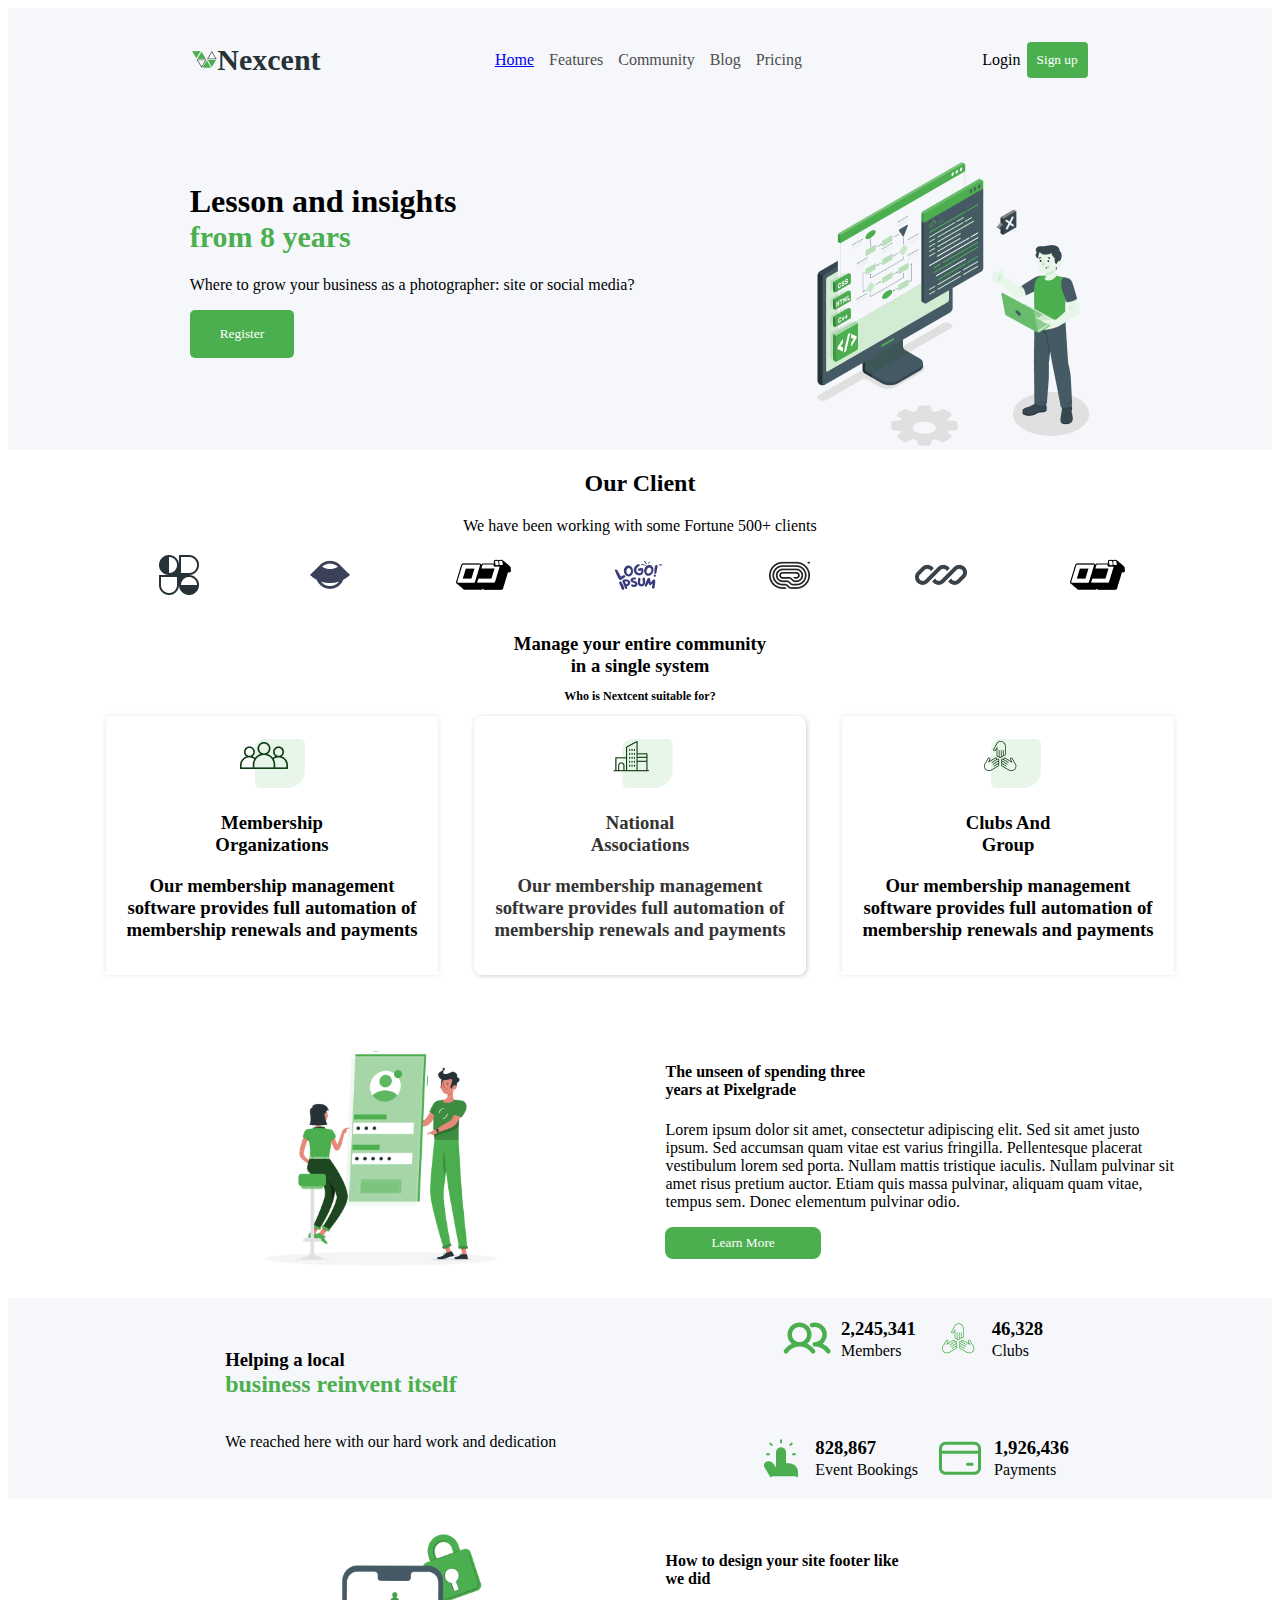
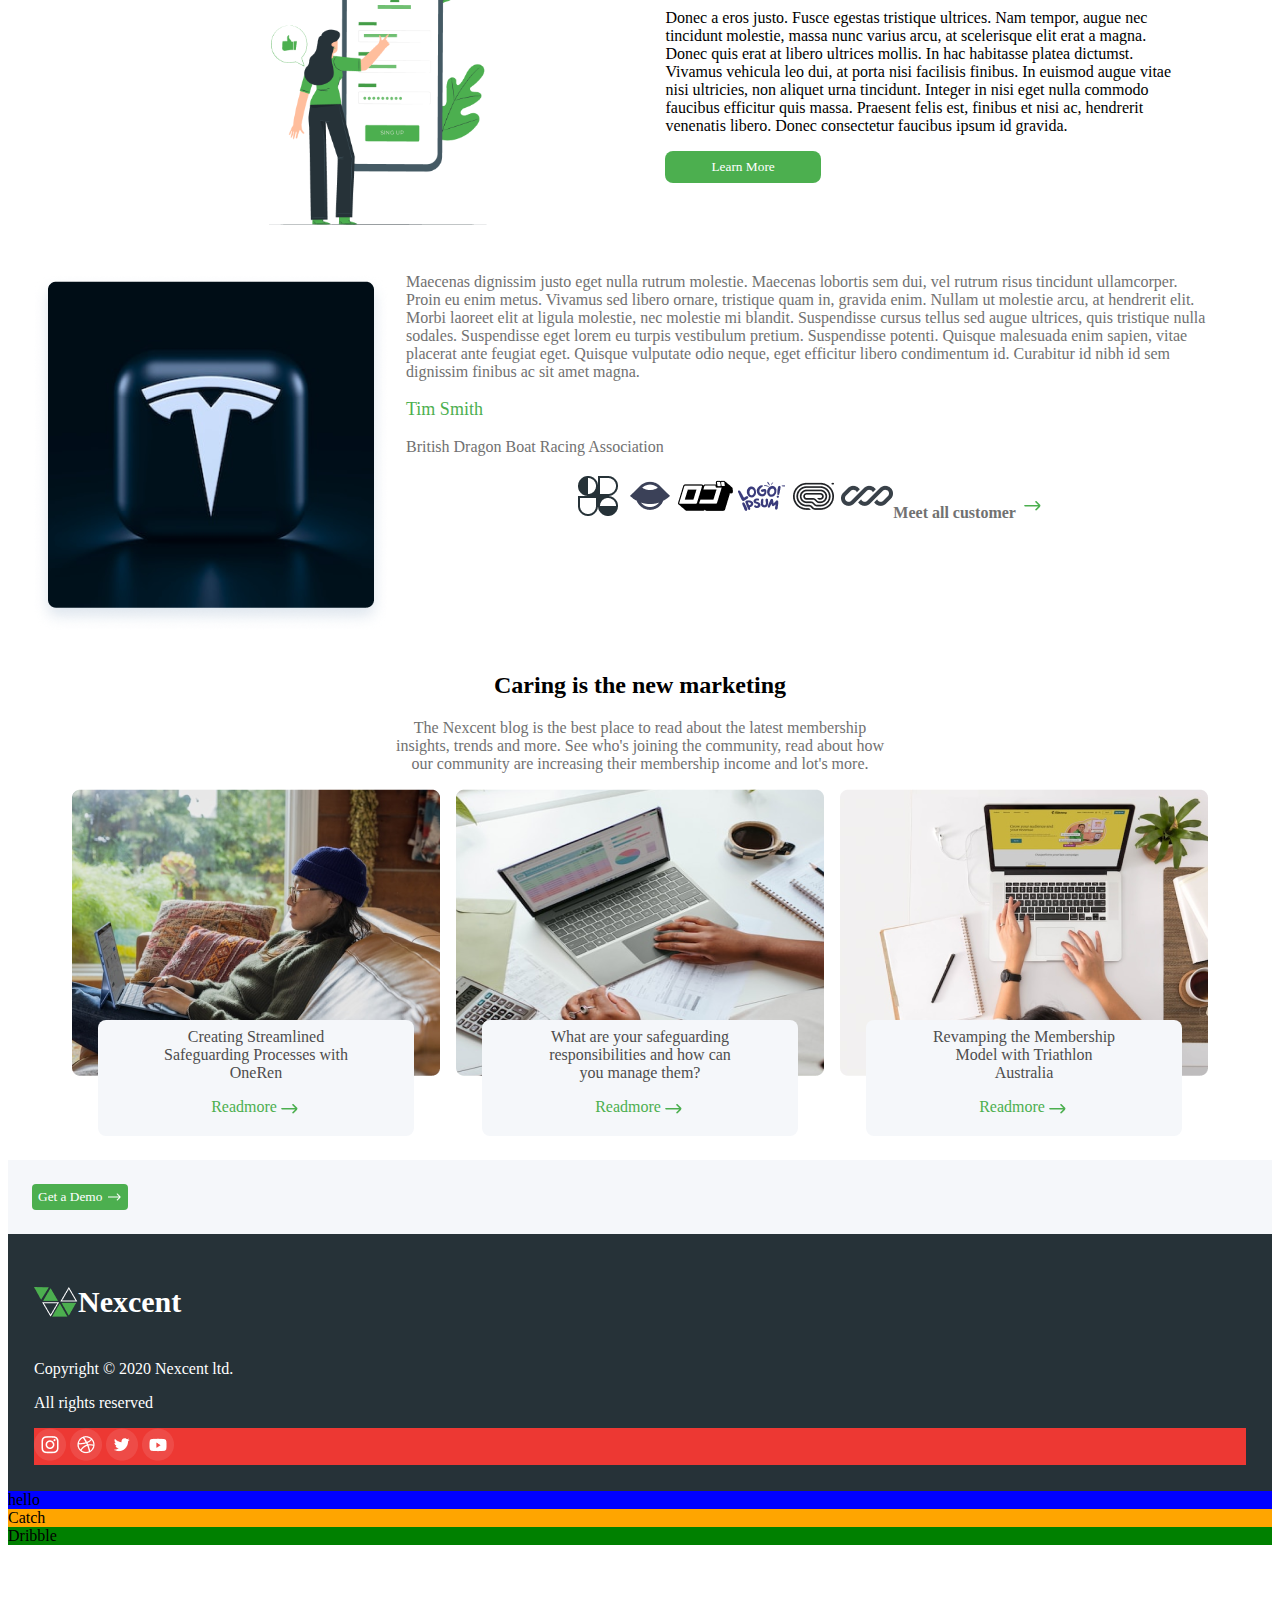
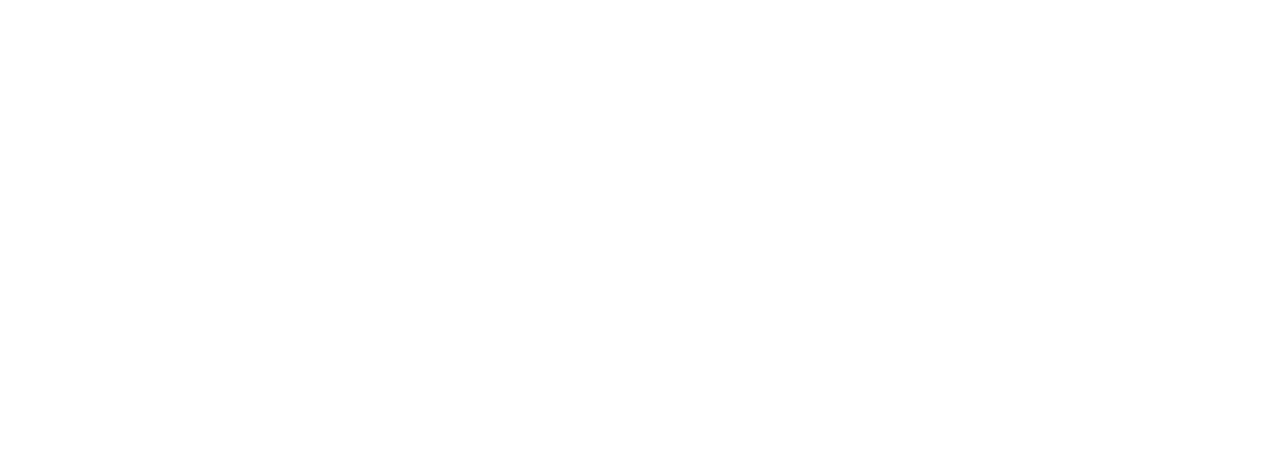
<file: mavericks/index.html>
<!DOCTYPE html>
<html lang="en">
<head>
    <meta charset="UTF-8">
    <title>Mavericks</title>
    <style>
        /*.img_logo{*/
        /*    display: flex;*/
        /*    justify-content: space-between;*/
        /*}*/
        /*.eight-years{*/
        /*    color: green;*/
        /*  }*/
        /*.register{*/
        /*    background-color: green;*/
        /*    border: none;*/
        /*    color: white;*/
        /*    padding: 8px;*/
        /*    border-radius: 4px;*/
        /*    cursor: pointer;*/
        /*}*/

    </style>

    <link rel="stylesheet" href="style.css"/>
    <link rel="preconnect" href="https://fonts.googleapis.com">
    <link rel="preconnect" href="https://fonts.gstatic.com" crossorigin>
    <link href="https://fonts.googleapis.com/css2?family=IBM+Plex+Sans:ital,wght@0,100;0,200;0,300;0,400;0,500;0,600;0,700;1,100;1,200;1,300;1,400;1,500;1,600;1,700&display=swap" rel="stylesheet">

    <style>
        *{
            font-family: IBM Plex sans-serif;
        }

        body{
            padding-bottom: 500px;
        }
    </style>

</head>
<body>

    <div class="main-container">
        <div class="nav">
            <div class="img_logo">
                <img src="/mavericks/asset/Icon.png" alt="logo">
                <h2 style="color: #263238; font-size: 30px">Nexcent</h2>
            </div>

            <div class="mid-section">
                <a href="https://semicolon.africa/" target="_blank"><p>Home</p></a>

                <p>Features</p>
                <p>Community</p>
                <p>Blog</p>
                <p>Pricing</p>
            </div>

            <div style="display: flex; align-content: center">
                <button style="background: none; font-size: 16px; border: none ">Login</button>
                <button style="border: none; background: #4caf4f; color: white; padding: 10px; border-radius: 4px">Sign up</button>
            </div>

        </div>

        <div class="hero-section">
            <div><h1>Lesson and insights <span>from 8 years</span></h1>

                <p>Where to grow your business as a photographer: site or social media?</p>
                <button class="register">Register</button></div>
            <div>
                <img src="/mavericks/asset/Illustration.png" alt="Illustration">
            </div>
        </div>

        <div class="client">
            <div class="client-text">
                <h2>Our Client</h2>
                <p>We have been working with some Fortune 500+ clients</p>
            </div>

            <div class="client-img">
                <img src="asset/Logo.png">
                <img src="asset/Logo%20(1).png">
                <img src="asset/Logo%20(2).png">
                <img src="asset/Logo%20(3).png">
                <img src="asset/Logo%20(4).png">
                <img src="asset/Logo%20(5).png">
                <img src="asset/Logo%20(6).png">
            </div>

        </div>

        <div class="manage-community">
            <h3>Manage your entire community <span> in a single system</span>
            <p style="text-align: center; font-size: 12px">Who is Nextcent suitable for?</p>
            <div class="manage-community-container">
                <div style="padding: 16px; width: 300px; text-align: center; box-shadow: 0px 0px 5px rgba(0, 0, 0, 0.1);">
                    <img src="asset/community_icon.png">
                    <p>Membership<br>Organizations</p>
                    <p>
                        Our membership management software provides full automation of membership renewals and payments
                    </p>
                </div>
                <div class="one" style="padding: 16px; width: 300px; text-align: center; padding: 16px; box-shadow: 1px 1px 5px rgba(0, 0, 0, 0.2);">
                    <img src="asset/community_icon2.png">
                    <p>National <br> Associations</p>
                    <p>
                        Our membership management software provides full automation of membership renewals and payments
                    </p>
                </div>
                <div style="padding: 16px; width: 300px; text-align: center; box-shadow: 0px 0px 5px rgba(0, 0, 0, 0.1);">
                    <img src="asset/community_icon3.png">
                    <p>Clubs And<br> Group</p>
                    <p>Our membership management software provides full automation of membership renewals and payments</p>
                </div>
            </div>

        </div>

    <div class="unseen">
        <div class="unseen-img">
            <img src="asset/rafikiunseen.png">
        </div>
        <div class="unseen-text">
            <h4>
                The unseen of spending three <br>years at Pixelgrade
            </h4>
            <p>
                Lorem ipsum dolor sit amet, consectetur adipiscing elit. Sed sit amet justo ipsum. Sed accumsan quam vitae est varius fringilla. Pellentesque placerat vestibulum lorem sed porta. Nullam mattis tristique iaculis. Nullam pulvinar sit amet risus pretium auctor. Etiam quis massa pulvinar, aliquam quam vitae, tempus sem. Donec elementum pulvinar odio.
            </p>
            <button>Learn More</button>
        </div>
    </div>

    <div class="helping-local">
        <div class="left-div">
            <h3>Helping a local <span>business reinvent itself</span></h3>
            <p>We reached here with our hard work and dedication</p>
        </div>
        <div class="right-div">
            <div class="top-div" style="display: flex;align-items: center; justify-content: center; gap: 16px">
                <div style="display: flex; justify-content: center; align-items: center">
                    <img class="right-div-icon" src="asset/Iconhelper.png">
                    <div style="gap: 16px">
                        <h3 style="margin: 2px">2,245,341</h3>
                        <p style="margin: 2px">Members</p>
                    </div>
                </div>
                <div style="display: flex; justify-content: center; align-items: center">
                    <img class="right-div-icon" src="asset/Iconhelper2.png">
                    <div>
                        <h3 style="margin:2px">46,328</h3>
                        <p style="margin: 2px">Clubs</p>
                    </div>
                </div>
            </div>

            <div class="bottom-div" style="display: flex; align-items: center; justify-content: center">
                <div style="display: flex; justify-content: center; align-items: center">
                    <img class="right-div-icon" src="asset/Iconhelper3.png">
                    <div>
                        <h3 style="margin: 2px">828,867</h3>
                        <p style="margin: 2px">Event Bookings</p>
                    </div>
                </div>
                <div style="display: flex; justify-content: center; align-items: center">
                    <img class="right-div-icon" src="asset/Iconhelper4.png">
                    <div>
                        <h3 style="margin: 2px">1,926,436</h3>
                        <p style="margin: 2px">Payments</p>
                    </div>
                </div>
            </div>
        </div>
    </div>

        <div class="unseen">
            <div class="unseen-img">
                <img src="asset/panadesign_site.png">
            </div>
            <div class="unseen-text">
                <h4>
                    How to design your site footer like <br>we did
                </h4>
                <p>
                    Donec a eros justo. Fusce egestas tristique ultrices. Nam tempor, augue nec tincidunt molestie, massa nunc varius arcu, at scelerisque elit erat a magna. Donec quis erat at libero ultrices mollis. In hac habitasse platea dictumst. Vivamus vehicula leo dui, at porta nisi facilisis finibus. In euismod augue vitae nisi ultricies, non aliquet urna tincidunt. Integer in nisi eget nulla commodo faucibus efficitur quis massa. Praesent felis est, finibus et nisi ac, hendrerit venenatis libero. Donec consectetur faucibus ipsum id gravida.
                </p>
                <button>Learn More</button>
            </div>
        </div>


        <div class="tim-smith">
            <div class="tim-smith-img">
                <img src="asset/image 9.png">
            </div>
            <div class="tim-smith-text">
                <div>
                    Maecenas dignissim justo eget nulla rutrum molestie. Maecenas lobortis sem dui, vel rutrum risus tincidunt ullamcorper. Proin eu enim metus. Vivamus sed libero ornare, tristique quam in, gravida enim. Nullam ut molestie arcu, at hendrerit elit. Morbi laoreet elit at ligula molestie, nec molestie mi blandit. Suspendisse cursus tellus sed augue ultrices, quis tristique nulla sodales. Suspendisse eget lorem eu turpis vestibulum pretium. Suspendisse potenti. Quisque malesuada enim sapien, vitae placerat ante feugiat eget. Quisque vulputate odio neque, eget efficitur libero condimentum id. Curabitur id nibh id sem dignissim finibus ac sit amet magna.
                </div>
                <div>
                    <p style="color: #4caf4f; font-size: 18px">Tim Smith</p>
                    <p>British Dragon Boat Racing Association</p>
                </div>
                <div style="display: flex; justify-content: center">
                    <div class="tim-smith-logo">
                        <img src="asset/Logo.png">
                        <img src="asset/Logo%20(1).png">
                        <img src="asset/Logo%20(2).png">
                        <img src="asset/Logo%20(3).png">
                        <img src="asset/Logo%20(4).png">
                        <img src="asset/Logo%20(5).png">
                    </div>
                    <div style="display: flex; flex-direction: column">
                        <h4>Meet all customer <span><img src="asset/Right.png"></span></h4>
                    </div>
                </div>
            </div>
        </div>

        <div class="marketing">
            <div class="top-marketing-div">
                <h2>Caring is the new marketing</h2>
                <div>
                    The Nexcent blog is the best place to read about the latest membership insights, trends and more. See who's joining the community, read about how our community are increasing their membership income and lot's more.
                </div>
            </div>
            <div class="bottom-marketing-div">
                <div class="marketing-img" >
                    <img src="asset/image%2018.png">
                    <div style="align-items: center; justify-content: center; display: flex">
                        <div style="margin-top: -60px; padding: 8px; align-items: center; justify-content: center; height: 100px" class="marketing-img-box">
                            <div class="marketing-img-box-text">
                                <p>Creating Streamlined</p>
                                <p>Safeguarding Processes with</p>
                                <p>OneRen</p>
                            </div>
                            <div style="display: flex; justify-content: center; padding: 16px;">
                                <div style="color: #4caf4f">
                                    Readmore
                                </div>
                                <div style="margin-bottom: 8px">
                                    <img class="right-arrow" src="asset/Right.png">
                                </div>
                            </div>
                        </div>
                    </div>
                </div>
                <div class="marketing-img" >
                    <img src="asset/image%2019.png">
                    <div style="align-items: center; justify-content: center; display: flex">
                        <div style="margin-top: -60px; padding: 8px; align-items: center; justify-content: center; height: 100px" class="marketing-img-box">
                            <div class="marketing-img-box-text">
                                <p>What are your safeguarding</p>
                                <p>responsibilities and how can</p>
                                <p>you manage them?</p>
                            </div>
                            <div style="display: flex; justify-content: center; padding: 16px;">
                                <div style="color: #4caf4f">
                                    Readmore
                                </div>
                                <div style="margin-bottom: 8px">
                                    <img class="right-arrow" src="asset/Right.png">
                                </div>
                            </div>
                        </div>
                    </div>
                </div>
                <div class="marketing-img" >
                    <img src="asset/image%2020.png">
                    <div style="align-items: center; justify-content: center; display: flex">
                        <div style="margin-top: -60px; padding: 8px; align-items: center; justify-content: center; height: 100px" class="marketing-img-box">
                            <div class="marketing-img-box-text">
                                <p>Revamping the Membership</p>
                                <p>Model with Triathlon</p>
                                <p>Australia</p>
                            </div>
                            <div style="display: flex; justify-content: center; padding: 16px;">
                                <div style="color: #4caf4f">
                                    Readmore
                                </div>
                                <div style="margin-bottom: 8px">
                                    <img class="right-arrow" src="asset/Right.png">
                                </div>
                            </div>
                        </div>
                    </div>
                </div>
            </div>
        </div>

        <footer>
            <div class="footer-btn">
                <button>Get a Demo <span><img class="right-arrow" src="asset/Rightwhite.png"></span></button>
            </div>
            <div style="background-color: #263238" style="display: flex; flex-direction: column">
            <div class="footer-left-div" >
                <div class="img_logo">
                    <img src="/mavericks/asset/Iconfooter-icon.png" alt="logo">
                    <h2 style="color: #ffffff; font-size: 30px">Nexcent</h2>
                </div>
                <div style="color: white">
                    <p>Copyright © 2020 Nexcent ltd.</p>
                    <p>All rights reserved</p>
                    <div class="footer-link">
                        <a href="http://www.instagram" target="_blank"><img src="asset/Social%20Icons.png"></a>
                        <a href="#"><img src="asset/Social%20IconsfootIcon2.png"></a>
                        <a href="http://www.twitter.com" target="_blank"><img src="asset/Social%20IconsfooterIcon3.png"></a>
                        <a href="http://www.youtube.com" target="_blank"><img src="asset/Social%20IconsfooterIcon4.png"></a>
                    </div>
                </div>
            </div>
            <div class="footer-right-div">
                <div class="Company" style="background-color: blue">
            hello
                </div>
                <div class="Support" style="background-color: orange">
                Catch
                </div>
                <div class="Stay up to date" style="background-color: green">
                Dribble
                </div>
            </div>
            </div>
        </footer>

<!--                <div class="foot">-->
<!--            <div style="background: #717171">-->
<!--                <img src="/mavericks/asset/Iconfooter-icon.png" alt="logo">-->
<!--                <h2 style="color: #ffffff; font-size: 30px">Nexcent</h2>-->
<!--            </div>-->
<!--            <div>-->
<!--                two-->
<!--            </div>-->
<!--            <div style="background: #717171">-->
<!--                three-->
<!--            </div>-->
<!--            <div>-->
<!--                four-->
<!--            </div>-->
<!--        </div>-->


    </div>
</body>
</html>
</file>
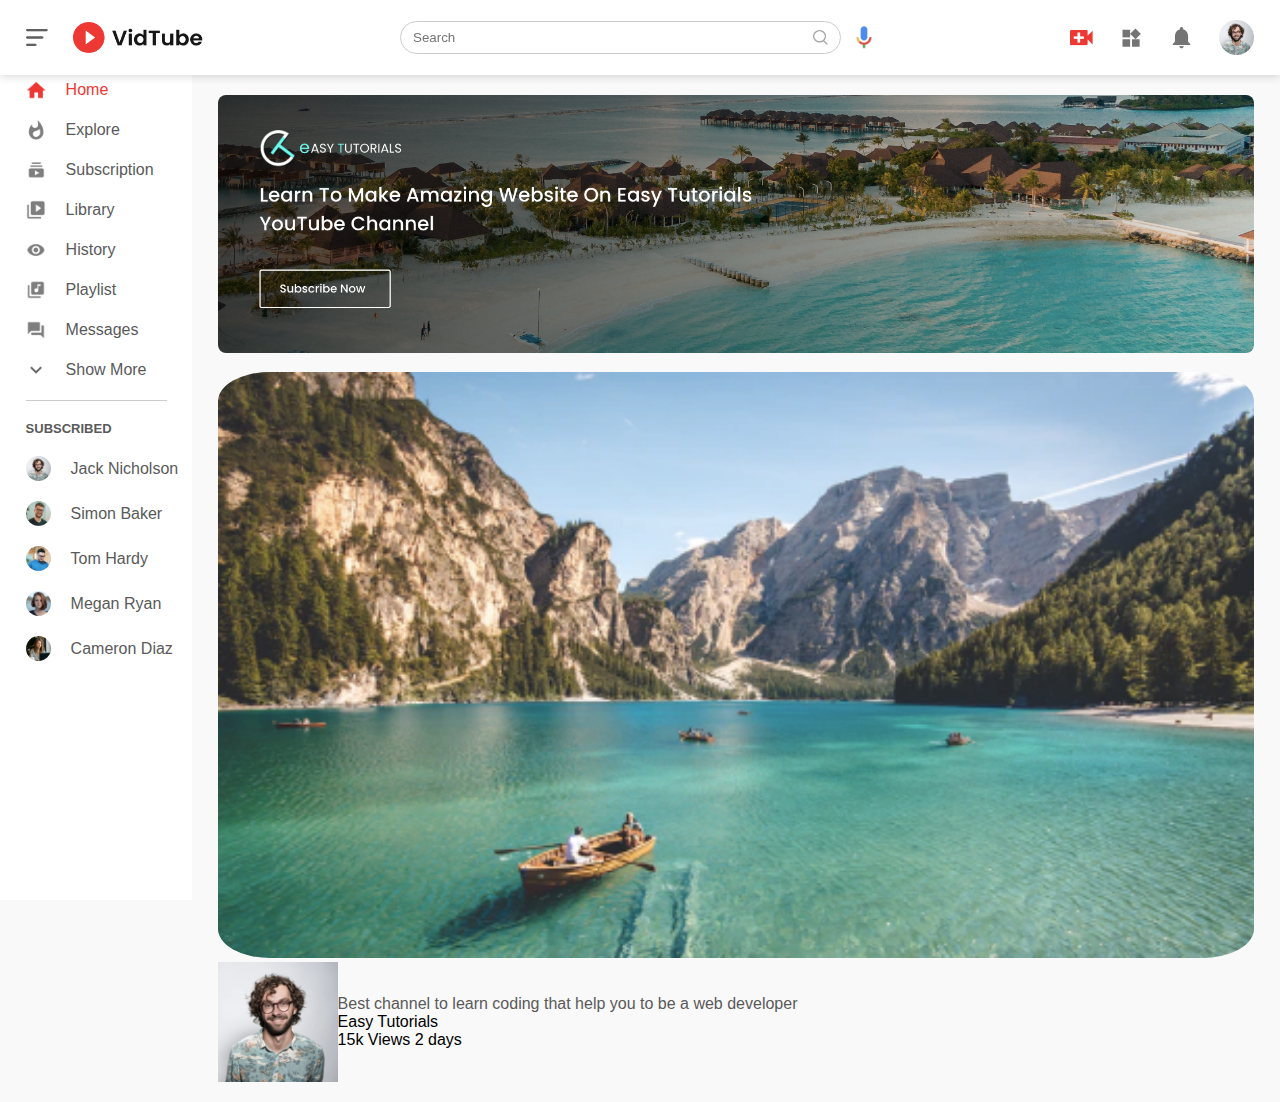
<file: youTube/index.html>
<!DOCTYPE html>
<html lang="en">
<head>
    <meta charset="UTF-8">
    <title>MyYouTube</title>
    <link rel="stylesheet" href="style.css">
</head>
<body>

    <nav class="flex-div">
        <div class="nav-left flex-div">
            <img src="images/menu.png" class="menu-icon">
            <img src="images/logo.png" class="logo">
        </div>
        <div class="nav-middle flex-div">
            <div class="search-box flex-div">
                <input type="text" placeholder="Search">
                <img src="images/search.png">
            </div>
            <img src="images/voice-search.png" class="mic-icon">


        </div>
        <div class="nav-right flex-div">
            <img src="images/upload.png">
            <img src="images/more.png">
            <img src="images/notification.png">
            <img src="images/Jack.png" class="user-icon">
        </div>
    </nav>

    <!----------------- sidebar ------------>
    <div class="sidebar">
        <div class="shortcut-links">
            <a href=""><img src="images/home.png"><p>Home</p></a>
            <a href=""><img src="images/explore.png"><p>Explore</p></a>
            <a href=""><img src="images/subscriprion.png"><p>Subscription</p></a>
            <a href=""><img src="images/library.png"><p>Library</p></a>
            <a href=""><img src="images/history.png"><p>History</p></a>
            <a href=""><img src="images/playlist.png"><p>Playlist</p></a>
            <a href=""><img src="images/messages.png"><p>Messages</p></a>
            <a href=""><img src="images/show-more.png"><p>Show More</p></a>
            <hr>
        </div>
        <div class="subscribed-list">
            <h3>SUBSCRIBED</h3>
            <a href=""><img src="images/Jack.png"><p>Jack Nicholson</p></a>
            <a href=""><img src="images/simon.png"><p>Simon Baker</p></a>
            <a href=""><img src="images/tom.png"><p>Tom Hardy</p></a>
            <a href=""><img src="images/megan.png"><p>Megan Ryan</p></a>
            <a href=""><img src="images/cameron.png"><p>Cameron Diaz</p></a>
        </div>

    </div>

    <!------------ main -------------->

    <div class="container">
        <div class="banner">
            <img src="images/banner.png">
        </div>
        <div class="list-container">
            <div class="vid-list">
                <a href="#">
                <img src="images/thumbnail1.png" class="thumbnail">
                </a>
                <div class="flex-div">
                    <img src="images/Jack.png">
                    <div class="vid-info">
                        <a href="">Best channel to learn coding that help you to be a web developer</a>
                        <p>Easy Tutorials</p>
                        <p>15k Views  2 days</p>
                    </div>
                </div>
            </div>
        </div>


    </div>


    <script src="script.js"></script>
</body>
</html>
</file>
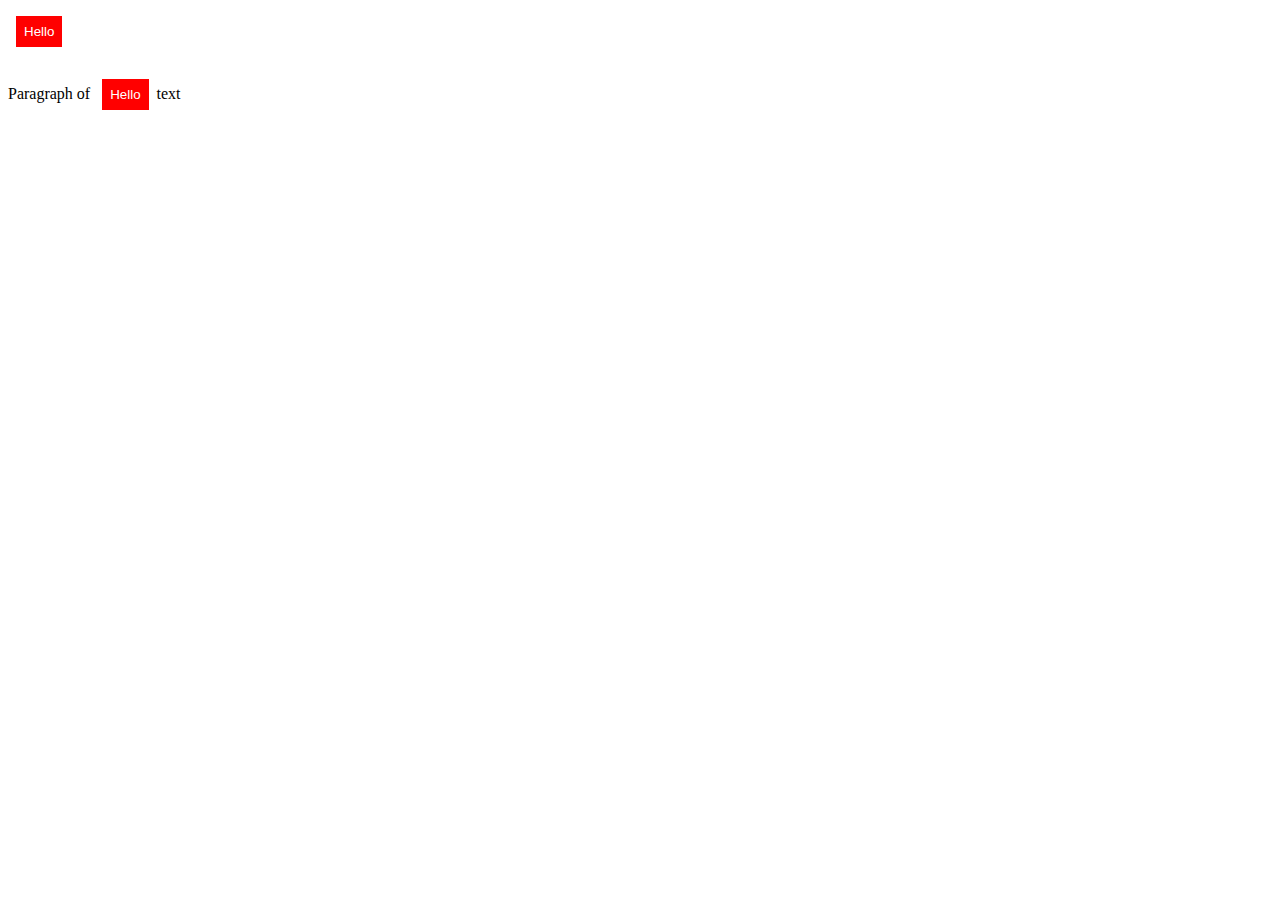
<file: simpleDev/lesson1/index.html>
<!DOCTYPE html>
<html lang="en">
<head>
    <meta charset="UTF-8">
    <title>Title</title>
    <link rel="stylesheet" href="style.css">
</head>
<body>
<button class="red-btn" title="Good job" onclick="alert('hello')">Hello</button>
<p>Paragraph of <button class="red-btn">Hello</button>text</p>
</body>
</html>
</file>
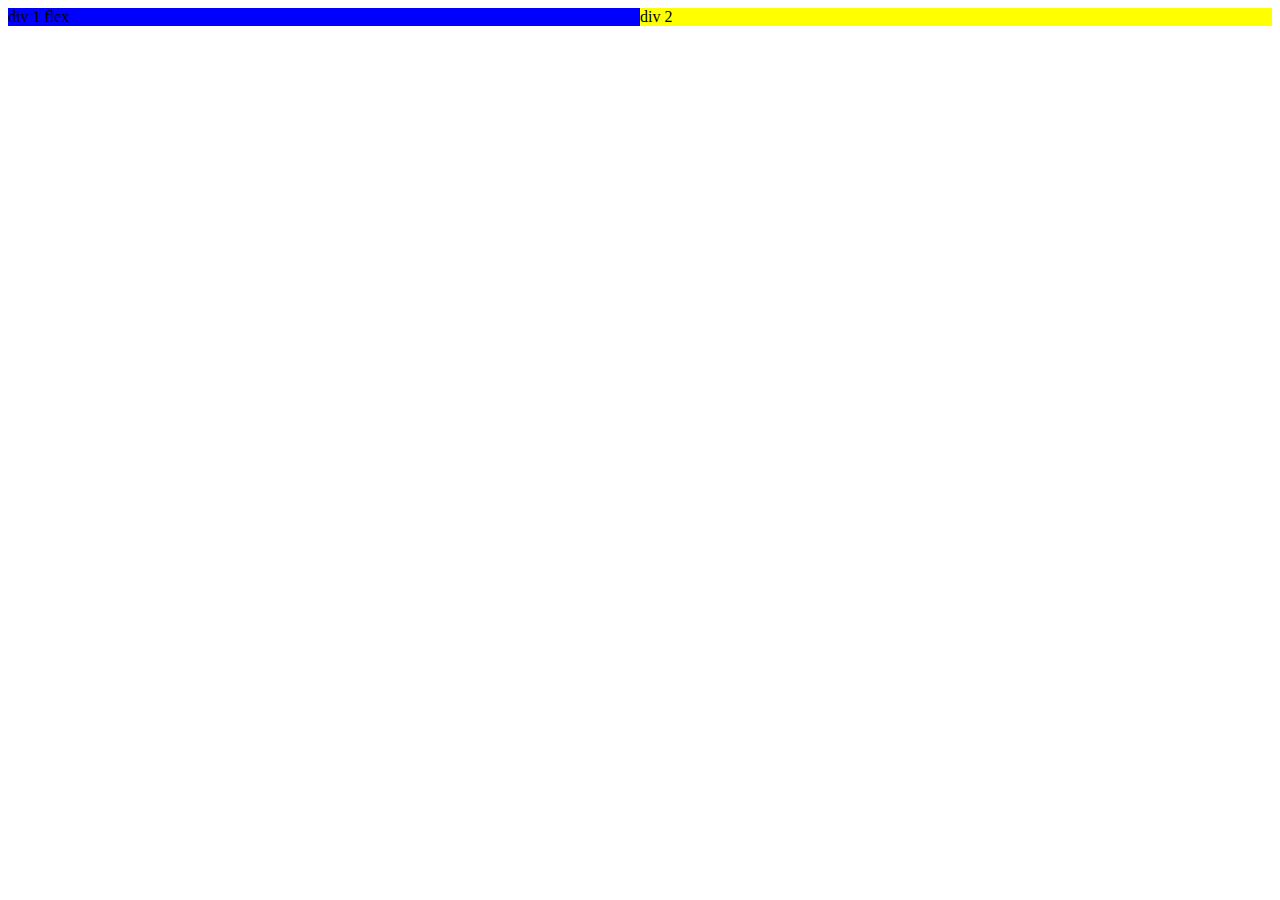
<file: flexPratice.html>
<!DOCTYPE html>
<html lang="en">
<head>
    <meta charset="UTF-8">
    <title>FlexBox Practise</title>
</head>
<body>
    <div style="display: flex">
        <div style="flex: 1; background-color: blue">div 1 flex</div>
        <div style="flex: 1; background-color: yellow">div 2</div>
    </div>

</body>
</html>
</file>
<file: mavericks/style.css>
.nav{
    background-color: #f5f7fa;
    display: flex;
    justify-content: space-evenly;
    padding: 10px;
    align-items: center;
}

.img_logo{
    display: flex;
    align-items: center;

}

.mid-section{
    display: flex;
    gap: 15px;
}

.mid-section > p{
    color: #4d4d4d;
    font-size: 16px;
}

.hero-section{
    background-color: #f5f7fa;
    display: flex;
    justify-content: space-evenly;
    padding-top: 50px;
}

.hero-section > div > h1 > span{
    color: #4caf4f;
    font-weight: bolder;
    font-size: 30px;
    display: block;
}

.register{
    background-color: #4caf4f;
    border-radius: 5px;
    border: none;
    color: #ffffff;
    padding: 16px 30px;
}

.client{
    margin: 0px 96px;
    /*flex-direction: column;*/
    justify-content: space-around;
    /*align-items: center;*/
}

.client > div{
    /*align-items: center;*/
    text-align: center;
}
.client-img{
    display: flex;
    justify-content: space-around;
}


.client-img div{
    background-color: aliceblue;
    display: flex;
    justify-content: space-evenly;
}

.manage-community{
    align-items: center;
    text-align: center;
    padding: 16px 36px;
}

.manage-community > p{
    text-align: center;
}

.manage-community > h3 > span{
    display: block;
}

.manage-community-container{
    display: flex;
    justify-content: center;
    gap: 36px;
}

.manage-community-container > .one{
    box-shadow: 0px 0px 10px rgba(0, 0, 0, 0.5);
    padding: 10px 20px;
    border-radius: 8px;
    border: none;
    color: #333333;
}
.right-arrow{
    margin-top: -2px;
}

.unseen{
    display: flex;
    gap: 40px;
    padding: 16px;
}

.unseen .unseen-img{
    padding: 16px;
    display: flex;
    width: 500px;
    margin-left: 128px;
    justify-content: center;
}

.unseen .unseen-img > img{
    width: 300px;
}

.unseen .unseen-text{
    padding: 16px;
    margin-right: 64px;
    justify-content: center;
    width: 600px;
}

.unseen .unseen-text > button{
    padding: 8px 46px;
    color: white;
    background-color: #4caf4f;
    border: none;
    border-radius: 8px;
}

.helping-local{
    padding: 16px;
    display: flex;
    background-color: #f5f7fa;
    justify-content: space-evenly;
}

.left-div{
    padding: 16px;
    justify-content: center;
    display: flex;
    flex-direction: column;
}
.right-div{
    display: flex;
    gap: 16px;
    flex-direction: column;
    justify-content: space-between;
}

.right-div .top-div{
    justify-content: space-between;
    gap: 16px;
}

.right-div .bottom-div{
    justify-content: space-between;
    gap: 16px;
}

.right-div img{
    align-items: center;
}

.right-div-icon{
    justify-content: center;
    align-items: center;
    margin-right: 8px;
}
.left-div > h3 > span{
    display: block;
    color: #4caf4f;
    font-size: 24px;
}

.tim-smith{
    display: flex;
    gap: 16px;
    padding: 16px 24px;
}

.tim-smith-text{
    margin-right: 36px;
    color: #717171;
}

.tim-smith-img{

}

.top-marketing-div{
    text-align: center;
    display: flex;
    flex-direction: column;
    justify-content: center;
    align-items: center;
}

.top-marketing-div > div{
    display: flex;
    width: 500px;
    margin-bottom: 16px;
    color: #717171;
}

.bottom-marketing-div{
    display: flex;
    color: #4d4d4d;
    gap: 16px;
    justify-content: center;
}

.marketing-img{

}

.marketing-img-box{
    background-color: #f5f7fa;
    width: 300px;
    border-radius: 8px;
}

.marketing-img-box-text{
    text-align: center;
}
.marketing-img-box-text > p{
    margin: 0px;
}

footer{
    margin-top: 24px;
}

.footer-btn{
    background: #f5f7fa;
    padding: 24px;
}

.footer-btn button{
    background: #4caf4f;
    color: white;
    align-items: center;
    display: flex;
    border: none;
    border-radius: 4px;
}

.footer-btn .right-arrow{
    margin-left: 4px;
    margin-top: 4px;
}

.footer-left-div{
    padding: 26px;
}

.footer-link{
    background: #ed3833;
}

.foot{
    display: flex;
}
</file>
<file: youTube/style.css>
*{
    margin: 0;
    padding: 0;
    font-family: 'poppins', sans-serif;
    box-sizing: border-box;
}
a{
    text-decoration: none;
    color: #5a5a5a;
}
img{
    cursor: pointer;
}

.flex-div{
    display: flex;
    align-items: center;
}

nav{
    padding: 20px 2%;
    justify-content: space-between;
    box-shadow: 0 0 10px rgba(0,0,0,0.2);
    background: #fff;
    position: sticky;
    top: 0;
    z-index: 10;
}

.nav-right img{
    width: 25px;
    margin-right: 25px;
}

.nav-right .user-icon{
    width: 35px;
    border-radius: 50%;
    margin-right: 0;
}

.nav-left .menu-icon{
    width: 22px;
    margin-right: 25px;
}

.nav-left .logo{
    width: 130px;
}

.nav-middle .mic-icon{
    width: 16px;
}

.nav-middle .search-box{
    border: 1px solid #ccc;
    margin-right: 15px;
    padding: 8px 12px;
    border-radius: 25px;
}

.nav-middle .search-box input{
    width: 400px;
    border: 0;
    outline: 0;
    background: transparent;
}

.nav-middle .search-box img{
    width: 15px;
}

/* -----------------sidebar------------- */
.sidebar{
    background: #fff;
    width: 15%;
    height: 100vh;
    position: fixed;
    top: 0;
    padding-left: 2%;
    padding-top: 80px;
}

.shortcut-links a img{
    width: 20px;
    margin-right: 20px;
}

.shortcut-links a{
    display: flex;
    align-items: center;
    margin-bottom: 20px;
    width: fit-content;
    flex-wrap: wrap;
}

.shortcut-links a:first-child{
    color: #ed3833;
}

.sidebar hr{
    border: 0;
    height: 1px;
    background: #ccc;
    width: 85%;
}

.subscribed-list h3{
    font-size: 13px;
    margin: 20px 0;
    color: #5a5a5a;
}

.subscribed-list a{
    display: flex;
    align-items: center;
    margin-bottom: 20px;
    width: fit-content;
    flex-wrap: wrap;
}

.subscribed-list a img{
    width: 25px;
    border-radius: 50%;
    margin-right: 20px;
}

.small-sidebar{
    width: 5%;
}

.small-sidebar a p{
    display: none;
}

.small-sidebar h3{
    display: none;
}

.small-sidebar hr{
    width: 50%;
    margin-bottom: 25px;
}

/* ----------------main -------------------*/

.container{
    background: #f9f9f9;
    padding-left: 17%;
    padding-right: 2%;
    padding-top: 20px;
    padding-bottom: 20px;
}
.banner{
    width: 100%;
}
.banner img{
    width: 100%;
    border-radius: 8px;
}

.list-container{
    display: grid;
    grid-template-columns: repeat(auto-fit, minmax(250px, 1fr));
    grid-column-gap: 16px;
    grid-row-gap: 30px;
    margin-top: 15px;
}

.vid-list .thumbnail{
    width: 100%;
    border-radius: 5%;
}

.vid-list .flex-div{
    align-items: center;
}
</file>
<file: simpleDev/lesson1/style.css>
.red-btn{
    background-color: red;
    color: white;
    border: none;
    margin: 8px;
    padding: 8px;
}
</file>
